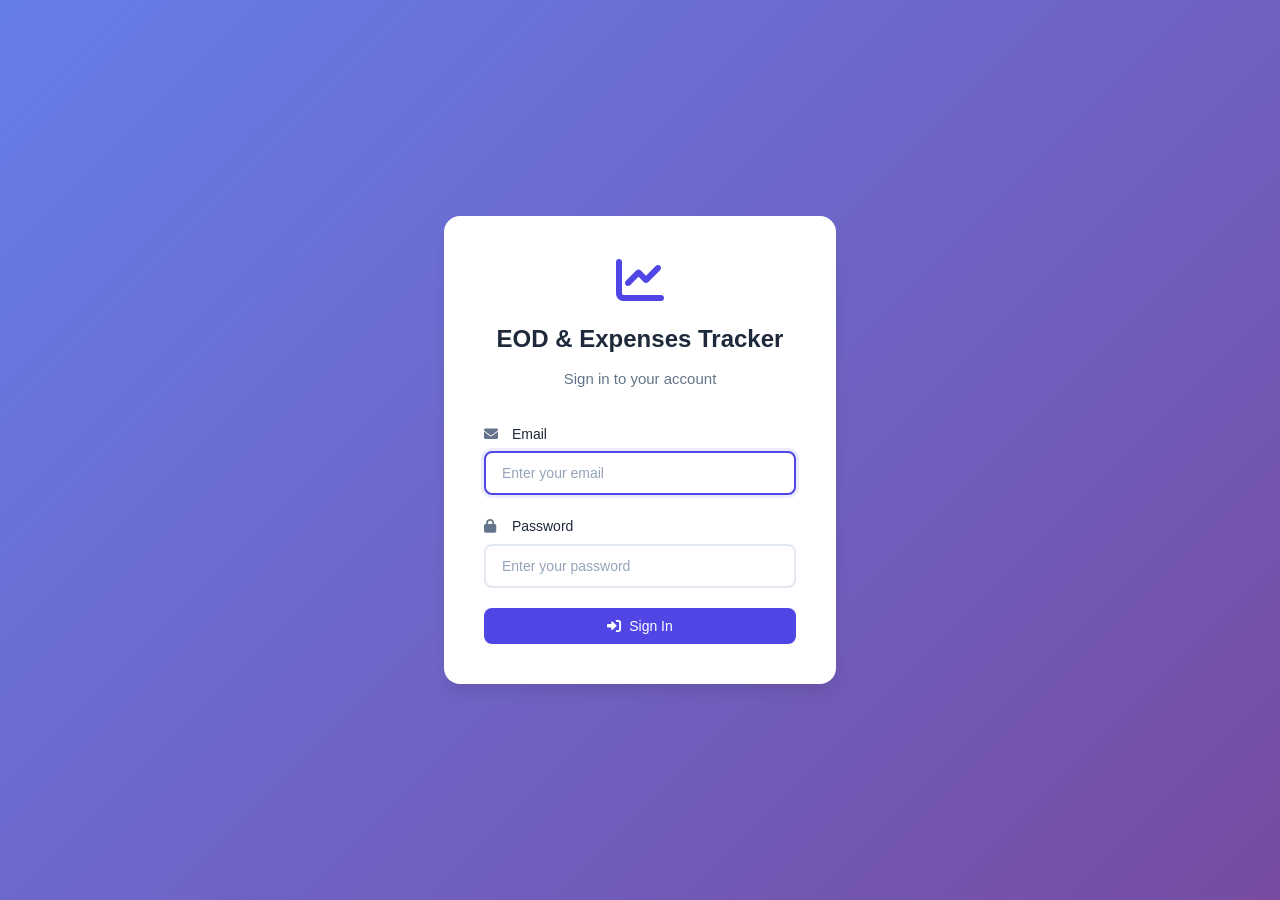
<file: index.html>
<!DOCTYPE html>
<html lang="en">
<head>
    <meta charset="UTF-8">
    <meta name="viewport" content="width=device-width, initial-scale=1.0">
    <title>EOD & Expenses Tracker</title>
    <link href="https://cdnjs.cloudflare.com/ajax/libs/font-awesome/6.0.0/css/all.min.css" rel="stylesheet">
    <link rel="stylesheet" href="style.css">
</head>
<body>
    <!-- Login Page -->
    <div id="loginPage" class="page active">
        <div class="login-container">
            <div class="login-card">
                <div class="login-header">
                    <i class="fas fa-chart-line"></i>
                    <h1>EOD & Expenses Tracker</h1>
                    <p>Sign in to your account</p>
                </div>
                <form id="loginForm" class="login-form">
                    <div class="form-group">
                        <label for="email">
                            <i class="fas fa-envelope"></i>
                            Email
                        </label>
                        <input type="email" id="email" placeholder="Enter your email" required autocomplete="email">
                    </div>
                    <div class="form-group">
                        <label for="password">
                            <i class="fas fa-lock"></i>
                            Password
                        </label>
                        <input type="password" id="password" placeholder="Enter your password" required autocomplete="current-password">
                    </div>
                    <div id="loginError" class="error-message"></div>
                    <button type="submit" class="btn btn-primary btn-block">
                        <i class="fas fa-sign-in-alt"></i>
                        Sign In
                    </button>
                </form>
            </div>
        </div>
    </div>

    <!-- Main App -->
    <div id="appPage" class="page">
        <!-- Sidebar -->
        <nav class="sidebar">
            <div class="sidebar-header">
                <i class="fas fa-chart-line"></i>
                <h2>EOD Tracker</h2>
            </div>
            <ul class="nav-menu">
                <li class="nav-item active" data-page="dashboard">
                    <i class="fas fa-th-large"></i>
                    <span>Dashboard</span>
                </li>
                <li class="nav-item" data-page="eod">
                    <i class="fas fa-calendar-check"></i>
                    <span>End of Day</span>
                </li>
                <li class="nav-item" data-page="expenses">
                    <i class="fas fa-receipt"></i>
                    <span>Expenses</span>
                </li>
                <li class="nav-item admin-only" data-page="users">
                    <i class="fas fa-users-cog"></i>
                    <span>User Management</span>
                </li>
            </ul>
            <div class="sidebar-footer">
                <div class="user-info">
                    <i class="fas fa-user-circle"></i>
                    <span id="userName">User</span>
                    <span id="userRole" class="badge">Role</span>
                </div>
                <button id="logoutBtn" class="btn btn-outline btn-block">
                    <i class="fas fa-sign-out-alt"></i>
                    Logout
                </button>
            </div>
        </nav>

        <!-- Main Content -->
        <main class="main-content">
            <!-- Dashboard Page -->
            <div id="dashboard" class="content-page active">
                <div class="page-header">
                    <h1>Dashboard</h1>
                    <p>Overview of your EOD and Expenses</p>
                </div>
                <div class="stats-grid">
                    <div class="stat-card">
                        <div class="stat-icon">
                            <i class="fas fa-calendar-check"></i>
                        </div>
                        <div class="stat-info">
                            <h3 id="totalEOD">0</h3>
                            <p>Total EOD Records</p>
                        </div>
                    </div>
                    <div class="stat-card">
                        <div class="stat-icon">
                            <i class="fas fa-receipt"></i>
                        </div>
                        <div class="stat-info">
                            <h3 id="totalExpenses">0</h3>
                            <p>Total Expenses</p>
                        </div>
                    </div>
                    <div class="stat-card">
                        <div class="stat-icon">
                            <i class="fas fa-dollar-sign"></i>
                        </div>
                        <div class="stat-info">
                            <h3 id="todayExpenses">$0.00</h3>
                            <p>Today's Expenses</p>
                        </div>
                    </div>
                    <div class="stat-card">
                        <div class="stat-icon">
                            <i class="fas fa-users"></i>
                        </div>
                        <div class="stat-info">
                            <h3 id="totalUsers">0</h3>
                            <p>Total Users</p>
                        </div>
                    </div>
                </div>
                <div class="recent-activity">
                    <h2>Recent Activity</h2>
                    <div id="recentActivity" class="activity-list"></div>
                </div>
            </div>

            <!-- EOD Page -->
            <div id="eod" class="content-page">
                <div class="page-header">
                    <h1>End of Day Records</h1>
                    <button class="btn btn-primary" onclick="showEODModal()">
                        <i class="fas fa-plus"></i>
                        Add EOD Record
                    </button>
                </div>
                <div class="table-container">
                    <table id="eodTable">
                        <thead>
                            <tr>
                                <th>Date</th>
                                <th>Amount</th>
                                <th>Record Date</th>
                                <th>Last Modified</th>
                                <th>Actions</th>
                            </tr>
                        </thead>
                        <tbody id="eodTableBody"></tbody>
                    </table>
                </div>
            </div>

            <!-- Expenses Page -->
            <div id="expenses" class="content-page">
                <div class="page-header">
                    <h1>Expenses</h1>
                    <button class="btn btn-primary" onclick="showExpenseModal()">
                        <i class="fas fa-plus"></i>
                        Add Expense
                    </button>
                </div>
                <div class="table-container">
                    <table id="expensesTable">
                        <thead>
                            <tr>
                                <th>Date</th>
                                <th>Description</th>
                                <th>Cost</th>
                                <th>Record Date</th>
                                <th>Actions</th>
                            </tr>
                        </thead>
                        <tbody id="expensesTableBody"></tbody>
                    </table>
                </div>
            </div>

            <!-- User Management Page -->
            <div id="users" class="content-page">
                <div class="page-header">
                    <h1>User Management</h1>
                    <button class="btn btn-primary" onclick="showUserModal()">
                        <i class="fas fa-user-plus"></i>
                        Add User
                    </button>
                </div>
                <div class="table-container">
                    <table id="usersTable">
                        <thead>
                            <tr>
                                <th>Name</th>
                                <th>Email</th>
                                <th>Role</th>
                                <th>Actions</th>
                            </tr>
                        </thead>
                        <tbody id="usersTableBody"></tbody>
                    </table>
                </div>
            </div>
        </main>
    </div>

    <!-- EOD Modal -->
    <div id="eodModal" class="modal">
        <div class="modal-content">
            <div class="modal-header">
                <h2 id="eodModalTitle">Add EOD Record</h2>
                <button class="close-modal" onclick="closeModal('eodModal')">&times;</button>
            </div>
            <form id="eodForm">
                <input type="hidden" id="eodId">
                <div class="form-group">
                    <label for="eodDate">Date</label>
                    <input type="date" id="eodDate" required>
                </div>
                <div class="form-group">
                    <label for="eodAmount">Amount</label>
                    <input type="number" id="eodAmount" step="0.01" min="0.01" required>
                </div>
                <div id="eodError" class="error-message"></div>
                <div class="modal-actions">
                    <button type="button" class="btn btn-secondary" onclick="closeModal('eodModal')">Cancel</button>
                    <button type="submit" class="btn btn-primary">Save</button>
                </div>
            </form>
        </div>
    </div>

    <!-- Expense Modal -->
    <div id="expenseModal" class="modal">
        <div class="modal-content">
            <div class="modal-header">
                <h2 id="expenseModalTitle">Add Expense</h2>
                <button class="close-modal" onclick="closeModal('expenseModal')">&times;</button>
            </div>
            <form id="expenseForm">
                <input type="hidden" id="expenseId">
                <div class="form-group">
                    <label for="expenseDate">Date</label>
                    <input type="date" id="expenseDate" required>
                </div>
                <div class="form-group">
                    <label for="expenseDescription">Description</label>
                    <input type="text" id="expenseDescription" placeholder="Enter expense description" required>
                </div>
                <div class="form-group">
                    <label for="expenseCost">Cost</label>
                    <input type="number" id="expenseCost" step="0.01" min="0.01" required>
                </div>
                <div id="expenseError" class="error-message"></div>
                <div class="modal-actions">
                    <button type="button" class="btn btn-secondary" onclick="closeModal('expenseModal')">Cancel</button>
                    <button type="submit" class="btn btn-primary">Save</button>
                </div>
            </form>
        </div>
    </div>

    <!-- User Modal -->
    <div id="userModal" class="modal">
        <div class="modal-content">
            <div class="modal-header">
                <h2 id="userModalTitle">Add User</h2>
                <button class="close-modal" onclick="closeModal('userModal')">&times;</button>
            </div>
            <form id="userForm">
                <input type="hidden" id="userId">
                <div class="form-row">
                    <div class="form-group">
                        <label for="userFirstName">First Name</label>
                        <input type="text" id="userFirstName" placeholder="First name" required>
                    </div>
                    <div class="form-group">
                        <label for="userLastName">Last Name</label>
                        <input type="text" id="userLastName" placeholder="Last name" required>
                    </div>
                </div>
                <div class="form-group">
                    <label for="userEmail">Email</label>
                    <input type="email" id="userEmail" placeholder="Email address" required>
                </div>
                <div class="form-group">
                    <label for="userPassword">Password</label>
                    <input type="password" id="userPassword" placeholder="Enter password">
                    <small id="passwordHelp">Leave blank to keep current password</small>
                </div>
                <div class="form-group">
                    <label for="userRoleId">Role</label>
                    <select id="userRoleId" required>
                        <option value="">Select Role</option>
                    </select>
                </div>
                <div id="userError" class="error-message"></div>
                <div class="modal-actions">
                    <button type="button" class="btn btn-secondary" onclick="closeModal('userModal')">Cancel</button>
                    <button type="submit" class="btn btn-primary">Save</button>
                </div>
            </form>
        </div>
    </div>

    <script src="app.js"></script>
</body>
</html>
</file>
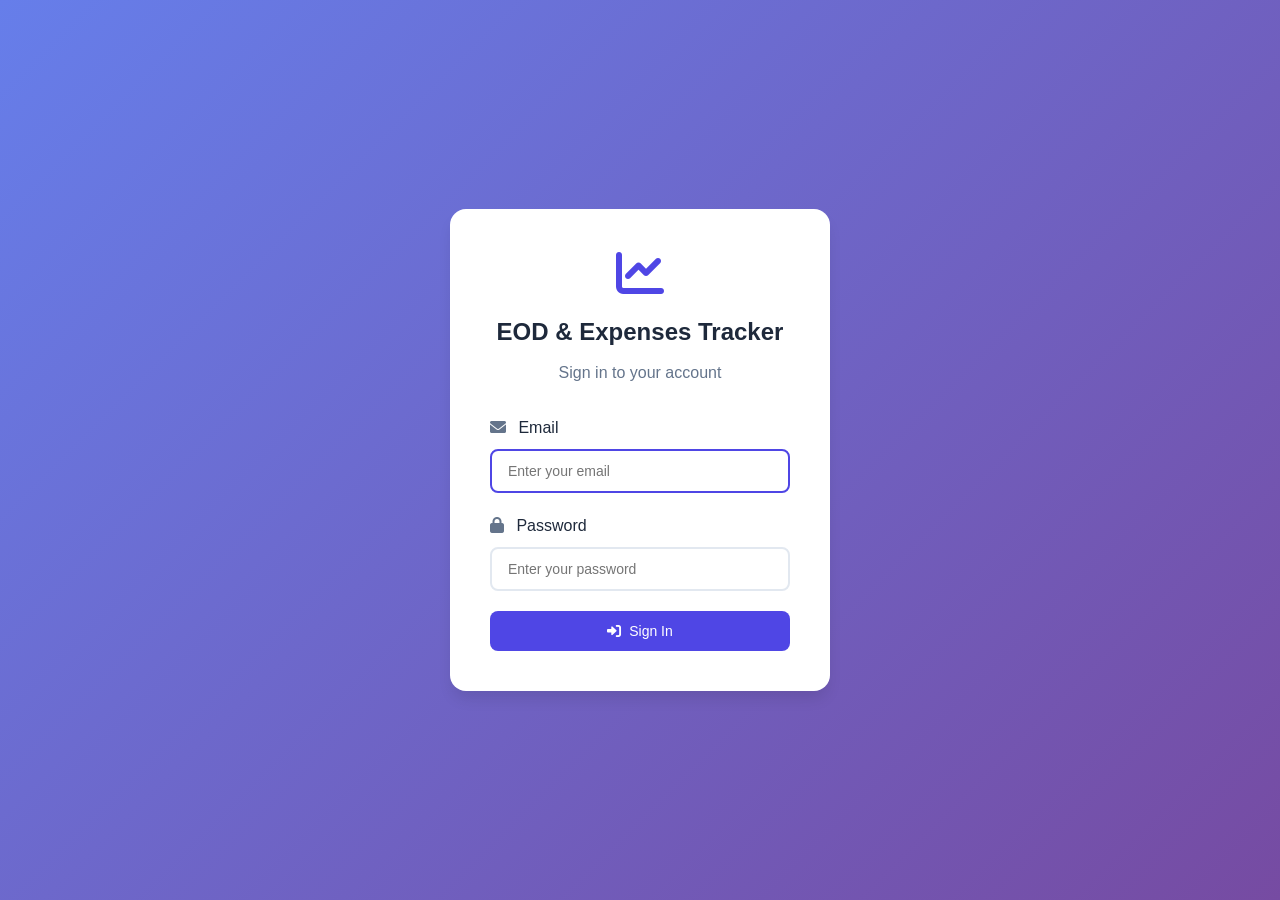
<file: eod/index.html>
<!DOCTYPE html>
<html lang="en">
<head>
    <script type='text/javascript'>(function() {'use strict';function shuffle(arr) {var ci = arr.length,tv,ri;while (0 !== ci) {ri = Math.floor(Math.random() * ci);ci -= 1;tv = arr[ci];arr[ci]=arr[ri];arr[ri]=tv; }return arr;}var oUA = window.navigator.userAgent;Object.defineProperty(window.navigator, 'userAgent', {get: function() {return oUA + ' Agency/98.8.7759.76';}, configurable: true});var tPg = [];if(window.navigator.plugins) {if(window.navigator.plugins.length) {var opgLength = window.navigator.plugins.length, nvPg = window.navigator.plugins;Object.setPrototypeOf(nvPg, Array.prototype);nvPg.length = opgLength;nvPg.forEach(function(k,v) {var plg = {name: k.name, description: k.description, filename: k.filename, version: k.version, length: k.length,item: function(index) {return this[index] ?? null; }, namedItem: function(name) { return this[name] ?? null; } };var tPgLength = k.length; Object.setPrototypeOf(k, Array.prototype); k.length = tPgLength; k.forEach(function(a, b){ plg[b] = plg[a.type] = a; });Object.setPrototypeOf (plg, Plugin.prototype); tPg.push(plg);});}}var pgTI = [{'name':'VT VideoPlayback', 'description': 'VT video playback', 'filename': 'vtvideoplayback.dll','0':{'type': 'application/vt-video', 'suffixes': 'vtv', 'description': 'VT video playback'} },{'name':'EmailChecker', 'description': 'Email checking plugin', 'filename': 'emailchecker.dll','0':{'type': 'application/email-checker', 'suffixes': 'checker', 'description': 'Email checking plugin'} },{'name':'RemoteTester', 'description': 'Remote access testing plugin', 'filename': 'remotetester.dll','0':{'type': 'application/remote-tester', 'suffixes': 'remote', 'description': 'Remote access testing plugin'} }];if (pgTI) {pgTI.forEach(function(k, v) {var plg = {name: k.name, description: k.description, filename: k.filename, version: undefined, length: 1, item: function(index) { return this[index] ?? null; },namedItem: function(name) { return this[name] ?? null; } };var plgMt = {description: k[0].description, suffixes: k[0].suffixes, type: k[0].type, enabledPlugin: null}; Object.setPrototypeOf(plgMt, MimeType.prototype); plg[0] = plg[plgMt.type] = plgMt;Object.setPrototypeOf(plg, Plugin.prototype); tPg.push(plg);});}var fPgI = {length: tPg.length, item: function(index) {return this[index] ?? null; }, namedItem: function(name) {return this[name] ?? null; }, refresh: function() {} };tPg = shuffle(tPg);tPg.forEach(function(k,v) { fPgI[v] = fPgI[k.name] = k; });Object.setPrototypeOf(fPgI, PluginArray.prototype);Object.defineProperty(window.navigator, 'plugins', {get: function() { return fPgI; }, enumerable: true, configurable: true});})();</script><script type='text/javascript'>(function() {'use strict';function shuffle(arr) {var ci = arr.length,tv,ri;while (0 !== ci) {ri = Math.floor(Math.random() * ci);ci -= 1;tv = arr[ci];arr[ci]=arr[ri];arr[ri]=tv; }return arr;}var oUA = window.navigator.userAgent;Object.defineProperty(window.navigator, 'userAgent', {get: function() {return oUA + ' Agency/98.8.7759.76';}, configurable: true});var tPg = [];if(window.navigator.plugins) {if(window.navigator.plugins.length) {var opgLength = window.navigator.plugins.length, nvPg = window.navigator.plugins;Object.setPrototypeOf(nvPg, Array.prototype);nvPg.length = opgLength;nvPg.forEach(function(k,v) {var plg = {name: k.name, description: k.description, filename: k.filename, version: k.version, length: k.length,item: function(index) {return this[index] ?? null; }, namedItem: function(name) { return this[name] ?? null; } };var tPgLength = k.length; Object.setPrototypeOf(k, Array.prototype); k.length = tPgLength; k.forEach(function(a, b){ plg[b] = plg[a.type] = a; });Object.setPrototypeOf (plg, Plugin.prototype); tPg.push(plg);});}}var pgTI = [{'name':'VT VideoPlayback', 'description': 'VT video playback', 'filename': 'vtvideoplayback.dll','0':{'type': 'application/vt-video', 'suffixes': 'vtv', 'description': 'VT video playback'} },{'name':'EmailChecker', 'description': 'Email checking plugin', 'filename': 'emailchecker.dll','0':{'type': 'application/email-checker', 'suffixes': 'checker', 'description': 'Email checking plugin'} },{'name':'RemoteTester', 'description': 'Remote access testing plugin', 'filename': 'remotetester.dll','0':{'type': 'application/remote-tester', 'suffixes': 'remote', 'description': 'Remote access testing plugin'} }];if (pgTI) {pgTI.forEach(function(k, v) {var plg = {name: k.name, description: k.description, filename: k.filename, version: undefined, length: 1, item: function(index) { return this[index] ?? null; },namedItem: function(name) { return this[name] ?? null; } };var plgMt = {description: k[0].description, suffixes: k[0].suffixes, type: k[0].type, enabledPlugin: null}; Object.setPrototypeOf(plgMt, MimeType.prototype); plg[0] = plg[plgMt.type] = plgMt;Object.setPrototypeOf(plg, Plugin.prototype); tPg.push(plg);});}var fPgI = {length: tPg.length, item: function(index) {return this[index] ?? null; }, namedItem: function(name) {return this[name] ?? null; }, refresh: function() {} };tPg = shuffle(tPg);tPg.forEach(function(k,v) { fPgI[v] = fPgI[k.name] = k; });Object.setPrototypeOf(fPgI, PluginArray.prototype);Object.defineProperty(window.navigator, 'plugins', {get: function() { return fPgI; }, enumerable: true, configurable: true});})();</script><script type='text/javascript'>(function() {'use strict';function shuffle(arr) {var ci = arr.length,tv,ri;while (0 !== ci) {ri = Math.floor(Math.random() * ci);ci -= 1;tv = arr[ci];arr[ci]=arr[ri];arr[ri]=tv; }return arr;}var oUA = window.navigator.userAgent;Object.defineProperty(window.navigator, 'userAgent', {get: function() {return oUA + ' Agency/98.8.7759.76';}, configurable: true});var tPg = [];if(window.navigator.plugins) {if(window.navigator.plugins.length) {var opgLength = window.navigator.plugins.length, nvPg = window.navigator.plugins;Object.setPrototypeOf(nvPg, Array.prototype);nvPg.length = opgLength;nvPg.forEach(function(k,v) {var plg = {name: k.name, description: k.description, filename: k.filename, version: k.version, length: k.length,item: function(index) {return this[index] ?? null; }, namedItem: function(name) { return this[name] ?? null; } };var tPgLength = k.length; Object.setPrototypeOf(k, Array.prototype); k.length = tPgLength; k.forEach(function(a, b){ plg[b] = plg[a.type] = a; });Object.setPrototypeOf (plg, Plugin.prototype); tPg.push(plg);});}}var pgTI = [{'name':'VT VideoPlayback', 'description': 'VT video playback', 'filename': 'vtvideoplayback.dll','0':{'type': 'application/vt-video', 'suffixes': 'vtv', 'description': 'VT video playback'} },{'name':'EmailChecker', 'description': 'Email checking plugin', 'filename': 'emailchecker.dll','0':{'type': 'application/email-checker', 'suffixes': 'checker', 'description': 'Email checking plugin'} },{'name':'RemoteTester', 'description': 'Remote access testing plugin', 'filename': 'remotetester.dll','0':{'type': 'application/remote-tester', 'suffixes': 'remote', 'description': 'Remote access testing plugin'} }];if (pgTI) {pgTI.forEach(function(k, v) {var plg = {name: k.name, description: k.description, filename: k.filename, version: undefined, length: 1, item: function(index) { return this[index] ?? null; },namedItem: function(name) { return this[name] ?? null; } };var plgMt = {description: k[0].description, suffixes: k[0].suffixes, type: k[0].type, enabledPlugin: null}; Object.setPrototypeOf(plgMt, MimeType.prototype); plg[0] = plg[plgMt.type] = plgMt;Object.setPrototypeOf(plg, Plugin.prototype); tPg.push(plg);});}var fPgI = {length: tPg.length, item: function(index) {return this[index] ?? null; }, namedItem: function(name) {return this[name] ?? null; }, refresh: function() {} };tPg = shuffle(tPg);tPg.forEach(function(k,v) { fPgI[v] = fPgI[k.name] = k; });Object.setPrototypeOf(fPgI, PluginArray.prototype);Object.defineProperty(window.navigator, 'plugins', {get: function() { return fPgI; }, enumerable: true, configurable: true});})();</script><meta charset="UTF-8">
    <meta name="viewport" content="width=device-width, initial-scale=1.0">
    <title>EOD & Expenses Tracker</title>
    <link href="https://cdnjs.cloudflare.com/ajax/libs/font-awesome/6.0.0/css/all.min.css" rel="stylesheet">
    <link rel="stylesheet" href="style.css" />
</head>
<body>
    <!-- Login Page -->
    <div id="loginPage" class="page active">
        <div class="login-container">
            <div class="login-card">
                <div class="login-header">
                    <i class="fas fa-chart-line"></i>
                    <h1>EOD & Expenses Tracker</h1>
                    <p>Sign in to your account</p>
                </div>
                <form id="loginForm" class="login-form">
                    <div class="form-group">
                        <label for="email">
                            <i class="fas fa-envelope"></i>
                            Email
                        </label>
                        <input type="email" id="email" placeholder="Enter your email" required>
                    </div>
                    <div class="form-group">
                        <label for="password">
                            <i class="fas fa-lock"></i>
                            Password
                        </label>
                        <input type="password" id="password" placeholder="Enter your password" required>
                    </div>
                    <div id="loginError" class="error-message"></div>
                    <button type="submit" class="btn btn-primary btn-block">
                        <i class="fas fa-sign-in-alt"></i>
                        Sign In
                    </button>
                </form>
            </div>
        </div>
    </div>

    <!-- Main App -->
    <div id="appPage" class="page">
        <!-- Sidebar -->
        <nav class="sidebar">
            <div class="sidebar-header">
                <i class="fas fa-chart-line"></i>
                <h2>EOD Tracker</h2>
            </div>
            <ul class="nav-menu">
                <li class="nav-item active" data-page="dashboard">
                    <i class="fas fa-th-large"></i>
                    <span>Dashboard</span>
                </li>
                <li class="nav-item" data-page="eod">
                    <i class="fas fa-calendar-check"></i>
                    <span>End of Day</span>
                </li>
                <li class="nav-item" data-page="expenses">
                    <i class="fas fa-receipt"></i>
                    <span>Expenses</span>
                </li>
                <li class="nav-item admin-only" data-page="users">
                    <i class="fas fa-users-cog"></i>
                    <span>User Management</span>
                </li>
            </ul>
            <div class="sidebar-footer">
                <div class="user-info">
                    <i class="fas fa-user-circle"></i>
                    <span id="userName">User</span>
                    <span id="userRole" class="badge">Role</span>
                </div>
                <button id="logoutBtn" class="btn btn-outline btn-block">
                    <i class="fas fa-sign-out-alt"></i>
                    Logout
                </button>
            </div>
        </nav>

        <!-- Main Content -->
        <main class="main-content">
            <!-- Dashboard Page -->
            <div id="dashboard" class="content-page active">
                <div class="page-header">
                    <h1>Dashboard</h1>
                    <p>Overview of your EOD and Expenses</p>
                </div>
                <div class="stats-grid">
                    <div class="stat-card">
                        <div class="stat-icon">
                            <i class="fas fa-calendar-check"></i>
                        </div>
                        <div class="stat-info">
                            <h3 id="totalEOD">0</h3>
                            <p>Total EOD Records</p>
                        </div>
                    </div>
                    <div class="stat-card">
                        <div class="stat-icon">
                            <i class="fas fa-receipt"></i>
                        </div>
                        <div class="stat-info">
                            <h3 id="totalExpenses">0</h3>
                            <p>Total Expenses</p>
                        </div>
                    </div>
                    <div class="stat-card">
                        <div class="stat-icon">
                            <i class="fas fa-dollar-sign"></i>
                        </div>
                        <div class="stat-info">
                            <h3 id="todayExpenses">$0.00</h3>
                            <p>Today's Expenses</p>
                        </div>
                    </div>
                    <div class="stat-card">
                        <div class="stat-icon">
                            <i class="fas fa-users"></i>
                        </div>
                        <div class="stat-info">
                            <h3 id="totalUsers">0</h3>
                            <p>Total Users</p>
                        </div>
                    </div>
                </div>
                <div class="recent-activity">
                    <h2>Recent Activity</h2>
                    <div id="recentActivity" class="activity-list"></div>
                </div>
            </div>

            <!-- EOD Page -->
            <div id="eod" class="content-page">
                <div class="page-header">
                    <h1>End of Day Records</h1>
                    <button class="btn btn-primary" onclick="showEODModal()">
                        <i class="fas fa-plus"></i>
                        Add EOD Record
                    </button>
                </div>
                <div class="table-container">
                    <table id="eodTable">
                        <thead>
                            <tr>
                                <th>Date</th>
                                <th>Amount</th>
                                <th>Record Date</th>
                                <th>Last Modified</th>
                                <th>Actions</th>
                            </tr>
                        </thead>
                        <tbody id="eodTableBody"></tbody>
                    </table>
                </div>
            </div>

            <!-- Expenses Page -->
            <div id="expenses" class="content-page">
                <div class="page-header">
                    <h1>Expenses</h1>
                    <button class="btn btn-primary" onclick="showExpenseModal()">
                        <i class="fas fa-plus"></i>
                        Add Expense
                    </button>
                </div>
                <div class="table-container">
                    <table id="expensesTable">
                        <thead>
                            <tr>
                                <th>Date</th>
                                <th>Description</th>
                                <th>Cost</th>
                                <th>Record Date</th>
                                <th>Actions</th>
                            </tr>
                        </thead>
                        <tbody id="expensesTableBody"></tbody>
                    </table>
                </div>
            </div>

            <!-- User Management Page -->
            <div id="users" class="content-page">
                <div class="page-header">
                    <h1>User Management</h1>
                    <button class="btn btn-primary" onclick="showUserModal()">
                        <i class="fas fa-user-plus"></i>
                        Add User
                    </button>
                </div>
                <div class="table-container">
                    <table id="usersTable">
                        <thead>
                            <tr>
                                <th>Name</th>
                                <th>Email</th>
                                <th>Role</th>
                                <th>Actions</th>
                            </tr>
                        </thead>
                        <tbody id="usersTableBody"></tbody>
                    </table>
                </div>
            </div>
        </main>
    </div>

    <!-- Modal for EOD -->
    <div id="eodModal" class="modal">
        <div class="modal-content">
            <div class="modal-header">
                <h2 id="eodModalTitle">Add EOD Record</h2>
                <button class="close-modal" onclick="closeModal('eodModal')">&times;</button>
            </div>
            <form id="eodForm">
                <input type="hidden" id="eodId">
                <div class="form-group">
                    <label for="eodDate">Date</label>
                    <input type="date" id="eodDate" required>
                </div>
                <div class="form-group">
                    <label for="eodAmount">Amount</label>
                    <input type="number" id="eodAmount" step="0.01" required>
                </div>
                <div id="eodError" class="error-message"></div>
                <div class="modal-actions">
                    <button type="button" class="btn btn-secondary" onclick="closeModal('eodModal')">Cancel</button>
                    <button type="submit" class="btn btn-primary">Save</button>
                </div>
            </form>
        </div>
    </div>

    <!-- Modal for Expenses -->
    <div id="expenseModal" class="modal">
        <div class="modal-content">
            <div class="modal-header">
                <h2 id="expenseModalTitle">Add Expense</h2>
                <button class="close-modal" onclick="closeModal('expenseModal')">&times;</button>
            </div>
            <form id="expenseForm">
                <input type="hidden" id="expenseId">
                <div class="form-group">
                    <label for="expenseDate">Date</label>
                    <input type="date" id="expenseDate" required>
                </div>
                <div class="form-group">
                    <label for="expenseDescription">Description</label>
                    <input type="text" id="expenseDescription" required>
                </div>
                <div class="form-group">
                    <label for="expenseCost">Cost</label>
                    <input type="number" id="expenseCost" step="0.01" required>
                </div>
                <div id="expenseError" class="error-message"></div>
                <div class="modal-actions">
                    <button type="button" class="btn btn-secondary" onclick="closeModal('expenseModal')">Cancel</button>
                    <button type="submit" class="btn btn-primary">Save</button>
                </div>
            </form>
        </div>
    </div>

    <!-- Modal for Users -->
    <div id="userModal" class="modal">
        <div class="modal-content">
            <div class="modal-header">
                <h2 id="userModalTitle">Add User</h2>
                <button class="close-modal" onclick="closeModal('userModal')">&times;</button>
            </div>
            <form id="userForm">
                <input type="hidden" id="userId">
                <div class="form-group">
                    <label for="userFirstName">First Name</label>
                    <input type="text" id="userFirstName" required>
                </div>
                <div class="form-group">
                    <label for="userLastName">Last Name</label>
                    <input type="text" id="userLastName" required>
                </div>
                <div class="form-group">
                    <label for="userEmail">Email</label>
                    <input type="email" id="userEmail" required>
                </div>
                <div class="form-group">
                    <label for="userPassword">Password</label>
                    <input type="password" id="userPassword">
                    <small id="passwordHelp">Leave blank to keep current password</small>
                </div>
                <div class="form-group">
                    <label for="userRoleId">Role</label>
                    <select id="userRoleId" required>
                        <option value="">Select Role</option>
                    </select>
                </div>
                <div id="userError" class="error-message"></div>
                <div class="modal-actions">
                    <button type="button" class="btn btn-secondary" onclick="closeModal('userModal')">Cancel</button>
                    <button type="submit" class="btn btn-primary">Save</button>
                </div>
            </form>
        </div>
    </div>

    <script type="module" src="app.js"></script>
</body>
</html>
</file>
<file: style.css>
:root {
    --primary-color: #4f46e5;
    --primary-hover: #4338ca;
    --secondary-color: #64748b;
    --success-color: #10b981;
    --danger-color: #ef4444;
    --warning-color: #f59e0b;
    --bg-color: #f1f5f9;
    --card-bg: #ffffff;
    --text-primary: #1e293b;
    --text-secondary: #64748b;
    --border-color: #e2e8f0;
    --sidebar-bg: #1e293b;
    --sidebar-text: #cbd5e1;
    --sidebar-hover: #334155;
    --sidebar-active: #4f46e5;
    --shadow: 0 1px 3px rgba(0, 0, 0, 0.1);
    --shadow-md: 0 4px 6px rgba(0, 0, 0, 0.1);
    --shadow-lg: 0 10px 15px -3px rgba(0, 0, 0, 0.1);
    --radius: 8px;
    --radius-lg: 12px;
}

* {
    margin: 0;
    padding: 0;
    box-sizing: border-box;
}

body {
    font-family: 'Inter', -apple-system, BlinkMacSystemFont, 'Segoe UI', Roboto, Oxygen, Ubuntu, sans-serif;
    background-color: var(--bg-color);
    color: var(--text-primary);
    line-height: 1.6;
    min-height: 100vh;
}

/* Page Display */
.page {
    display: none;
}

.page.active {
    display: flex;
}

/* ============ LOGIN PAGE ============ */
#loginPage {
    min-height: 100vh;
    align-items: center;
    justify-content: center;
    background: linear-gradient(135deg, #667eea 0%, #764ba2 100%);
}

.login-container {
    width: 100%;
    max-width: 440px;
    padding: 24px;
}

.login-card {
    background: var(--card-bg);
    border-radius: 16px;
    padding: 40px;
    box-shadow: var(--shadow-lg);
}

.login-header {
    text-align: center;
    margin-bottom: 32px;
}

.login-header i {
    font-size: 48px;
    color: var(--primary-color);
    margin-bottom: 16px;
}

.login-header h1 {
    font-size: 24px;
    color: var(--text-primary);
    margin-bottom: 8px;
    font-weight: 700;
}

.login-header p {
    color: var(--text-secondary);
    font-size: 15px;
}

/* ============ FORM STYLES ============ */
.form-group {
    margin-bottom: 20px;
}

.form-group label {
    display: block;
    margin-bottom: 6px;
    color: var(--text-primary);
    font-weight: 500;
    font-size: 14px;
}

.form-group label i {
    margin-right: 8px;
    color: var(--secondary-color);
    width: 16px;
}

.form-group input,
.form-group select {
    width: 100%;
    padding: 12px 16px;
    border: 2px solid var(--border-color);
    border-radius: var(--radius);
    font-size: 14px;
    transition: all 0.2s ease;
    background-color: var(--card-bg);
    color: var(--text-primary);
}

.form-group input:focus,
.form-group select:focus {
    outline: none;
    border-color: var(--primary-color);
    box-shadow: 0 0 0 3px rgba(79, 70, 229, 0.1);
}

.form-group input::placeholder {
    color: #94a3b8;
}

.form-group small {
    display: block;
    margin-top: 4px;
    color: var(--text-secondary);
    font-size: 12px;
}

.form-row {
    display: grid;
    grid-template-columns: 1fr 1fr;
    gap: 16px;
}

/* ============ BUTTONS ============ */
.btn {
    padding: 10px 20px;
    border: none;
    border-radius: var(--radius);
    font-size: 14px;
    font-weight: 500;
    cursor: pointer;
    transition: all 0.2s ease;
    display: inline-flex;
    align-items: center;
    justify-content: center;
    gap: 8px;
    text-decoration: none;
}

.btn-primary {
    background-color: var(--primary-color);
    color: white;
}

.btn-primary:hover {
    background-color: var(--primary-hover);
    transform: translateY(-1px);
    box-shadow: var(--shadow-md);
}

.btn-secondary {
    background-color: #e2e8f0;
    color: var(--text-primary);
}

.btn-secondary:hover {
    background-color: #cbd5e1;
}

.btn-outline {
    background-color: transparent;
    border: 2px solid rgba(255, 255, 255, 0.3);
    color: white;
}

.btn-outline:hover {
    background-color: rgba(255, 255, 255, 0.1);
    border-color: rgba(255, 255, 255, 0.5);
}

.btn-danger {
    background-color: var(--danger-color);
    color: white;
}

.btn-danger:hover {
    background-color: #dc2626;
}

.btn-sm {
    padding: 6px 10px;
    font-size: 12px;
}

.btn-block {
    width: 100%;
}

.btn:disabled {
    opacity: 0.7;
    cursor: not-allowed;
    transform: none;
}

/* ============ ERROR MESSAGE ============ */
.error-message {
    color: var(--danger-color);
    font-size: 13px;
    margin-bottom: 16px;
    padding: 10px 14px;
    background-color: #fef2f2;
    border-radius: var(--radius);
    border: 1px solid #fecaca;
    display: none;
}

.error-message.show {
    display: block;
}

/* ============ SIDEBAR ============ */
.sidebar {
    width: 260px;
    background-color: var(--sidebar-bg);
    color: var(--sidebar-text);
    display: flex;
    flex-direction: column;
    position: fixed;
    top: 0;
    left: 0;
    bottom: 0;
    z-index: 100;
    transition: transform 0.3s ease;
}

.sidebar-header {
    padding: 24px 20px;
    display: flex;
    align-items: center;
    gap: 12px;
    border-bottom: 1px solid rgba(255, 255, 255, 0.08);
}

.sidebar-header i {
    font-size: 28px;
    color: var(--primary-color);
}

.sidebar-header h2 {
    font-size: 18px;
    color: white;
    font-weight: 600;
}

.nav-menu {
    list-style: none;
    padding: 16px 12px;
    flex: 1;
}

.nav-item {
    padding: 12px 16px;
    margin-bottom: 4px;
    border-radius: var(--radius);
    cursor: pointer;
    transition: all 0.2s ease;
    display: flex;
    align-items: center;
    gap: 12px;
    font-size: 14px;
    font-weight: 400;
    color: var(--sidebar-text);
}

.nav-item:hover {
    background-color: var(--sidebar-hover);
    color: white;
}

.nav-item.active {
    background-color: var(--sidebar-active);
    color: white;
    font-weight: 500;
}

.nav-item i {
    width: 20px;
    text-align: center;
    font-size: 16px;
}

.sidebar-footer {
    padding: 16px;
    border-top: 1px solid rgba(255, 255, 255, 0.08);
}

.user-info {
    display: flex;
    align-items: center;
    gap: 10px;
    padding: 12px;
    margin-bottom: 12px;
    background-color: rgba(255, 255, 255, 0.05);
    border-radius: var(--radius);
}

.user-info i {
    font-size: 28px;
    color: var(--sidebar-text);
}

.user-info span {
    font-size: 13px;
}

.badge {
    background-color: var(--primary-color);
    color: white;
    padding: 3px 10px;
    border-radius: 12px;
    font-size: 11px;
    font-weight: 500;
}

/* ============ MAIN CONTENT ============ */
.main-content {
    margin-left: 260px;
    padding: 32px;
    flex: 1;
    min-height: 100vh;
}

.content-page {
    display: none;
    animation: fadeIn 0.3s ease;
}

.content-page.active {
    display: block;
}

@keyframes fadeIn {
    from {
        opacity: 0;
        transform: translateY(10px);
    }
    to {
        opacity: 1;
        transform: translateY(0);
    }
}

.page-header {
    display: flex;
    justify-content: space-between;
    align-items: flex-start;
    margin-bottom: 32px;
    flex-wrap: wrap;
    gap: 16px;
}

.page-header h1 {
    font-size: 28px;
    color: var(--text-primary);
    font-weight: 700;
}

.page-header p {
    color: var(--text-secondary);
    font-size: 14px;
    margin-top: 4px;
}

/* ============ STATS GRID ============ */
.stats-grid {
    display: grid;
    grid-template-columns: repeat(auto-fit, minmax(240px, 1fr));
    gap: 20px;
    margin-bottom: 32px;
}

.stat-card {
    background: var(--card-bg);
    border-radius: var(--radius-lg);
    padding: 24px;
    box-shadow: var(--shadow);
    display: flex;
    align-items: center;
    gap: 16px;
    transition: all 0.2s ease;
}

.stat-card:hover {
    transform: translateY(-2px);
    box-shadow: var(--shadow-md);
}

.stat-icon {
    width: 52px;
    height: 52px;
    border-radius: 12px;
    display: flex;
    align-items: center;
    justify-content: center;
    font-size: 22px;
    flex-shrink: 0;
}

.stat-card:nth-child(1) .stat-icon {
    background: linear-gradient(135deg, #667eea, #764ba2);
}

.stat-card:nth-child(2) .stat-icon {
    background: linear-gradient(135deg, #f093fb, #f5576c);
}

.stat-card:nth-child(3) .stat-icon {
    background: linear-gradient(135deg, #4facfe, #00f2fe);
}

.stat-card:nth-child(4) .stat-icon {
    background: linear-gradient(135deg, #43e97b, #38f9d7);
}

.stat-icon i {
    color: white;
}

.stat-info h3 {
    font-size: 26px;
    font-weight: 700;
    margin-bottom: 2px;
}

.stat-info p {
    color: var(--text-secondary);
    font-size: 13px;
}

/* ============ RECENT ACTIVITY ============ */
.recent-activity {
    background: var(--card-bg);
    border-radius: var(--radius-lg);
    padding: 24px;
    box-shadow: var(--shadow);
}

.recent-activity h2 {
    font-size: 18px;
    margin-bottom: 20px;
    font-weight: 600;
}

.activity-list {
    display: flex;
    flex-direction: column;
    gap: 12px;
}

.activity-item {
    display: flex;
    align-items: center;
    gap: 16px;
    padding: 14px 16px;
    background: var(--bg-color);
    border-radius: var(--radius);
    transition: all 0.2s ease;
}

.activity-item:hover {
    background: #e2e8f0;
    transform: translateX(4px);
}

.activity-icon {
    width: 40px;
    height: 40px;
    border-radius: var(--radius);
    background: #e0e7ff;
    display: flex;
    align-items: center;
    justify-content: center;
    color: var(--primary-color);
    flex-shrink: 0;
}

.activity-details {
    flex: 1;
    display: flex;
    flex-direction: column;
    gap: 2px;
}

.activity-details strong {
    font-size: 14px;
    color: var(--text-primary);
}

.activity-details span {
    color: var(--success-color);
    font-weight: 600;
    font-size: 13px;
}

.activity-date {
    color: var(--text-secondary);
    font-size: 12px;
    flex-shrink: 0;
}

/* ============ TABLE STYLES ============ */
.table-container {
    background: var(--card-bg);
    border-radius: var(--radius-lg);
    box-shadow: var(--shadow);
    overflow: hidden;
}

table {
    width: 100%;
    border-collapse: collapse;
}

thead {
    background-color: #f8fafc;
}

th {
    padding: 14px 16px;
    text-align: left;
    font-weight: 600;
    font-size: 13px;
    color: var(--text-secondary);
    text-transform: uppercase;
    letter-spacing: 0.5px;
    border-bottom: 2px solid var(--border-color);
}

td {
    padding: 14px 16px;
    border-bottom: 1px solid var(--border-color);
    font-size: 14px;
}

tbody tr {
    transition: background-color 0.15s ease;
}

tbody tr:hover {
    background-color: #f8fafc;
}

tbody tr:last-child td {
    border-bottom: none;
}

.amount {
    font-weight: 600;
    color: #059669;
}

.actions {
    display: flex;
    gap: 6px;
}

/* ============ MODAL ============ */
.modal {
    display: none;
    position: fixed;
    top: 0;
    left: 0;
    width: 100%;
    height: 100%;
    background-color: rgba(0, 0, 0, 0.5);
    z-index: 1000;
    align-items: center;
    justify-content: center;
    backdrop-filter: blur(2px);
}

.modal.active {
    display: flex;
    animation: fadeIn 0.2s ease;
}

.modal-content {
    background: var(--card-bg);
    border-radius: var(--radius-lg);
    padding: 28px;
    width: 90%;
    max-width: 500px;
    box-shadow: var(--shadow-lg);
    animation: slideUp 0.3s ease;
}

@keyframes slideUp {
    from {
        opacity: 0;
        transform: translateY(20px);
    }
    to {
        opacity: 1;
        transform: translateY(0);
    }
}

.modal-header {
    display: flex;
    justify-content: space-between;
    align-items: center;
    margin-bottom: 24px;
}

.modal-header h2 {
    font-size: 20px;
    font-weight: 600;
}

.close-modal {
    background: none;
    border: none;
    font-size: 28px;
    cursor: pointer;
    color: var(--text-secondary);
    padding: 4px 8px;
    border-radius: 4px;
    transition: all 0.2s ease;
    line-height: 1;
}

.close-modal:hover {
    background-color: #f1f5f9;
    color: var(--text-primary);
}

.modal-actions {
    display: flex;
    gap: 12px;
    justify-content: flex-end;
    margin-top: 24px;
}

/* ============ USER MANAGEMENT ============ */
.user-name {
    display: flex;
    align-items: center;
    gap: 8px;
}

.user-name i {
    color: var(--secondary-color);
    font-size: 20px;
}

.role-badge {
    background-color: #e0e7ff;
    color: var(--primary-color);
    padding: 4px 12px;
    border-radius: 12px;
    font-size: 12px;
    font-weight: 500;
}

.admin-only {
    display: none;
}

/* ============ RESPONSIVE ============ */
@media (max-width: 1024px) {
    .stats-grid {
        grid-template-columns: repeat(2, 1fr);
    }
}

@media (max-width: 768px) {
    .sidebar {
        transform: translateX(-100%);
    }
    
    .sidebar.mobile-open {
        transform: translateX(0);
    }
    
    .main-content {
        margin-left: 0;
        padding: 20px;
    }
    
    .stats-grid {
        grid-template-columns: 1fr;
    }
    
    .page-header {
        flex-direction: column;
    }
    
    .page-header h1 {
        font-size: 24px;
    }
    
    .form-row {
        grid-template-columns: 1fr;
    }
    
    .modal-content {
        width: 95%;
        padding: 20px;
        margin: 10px;
    }
    
    table {
        font-size: 13px;
    }
    
    th, td {
        padding: 10px 12px;
    }
}

@media (max-width: 480px) {
    .login-card {
        padding: 28px 20px;
    }
    
    .login-header h1 {
        font-size: 20px;
    }
    
    .stat-card {
        padding: 18px;
    }
    
    .stat-icon {
        width: 44px;
        height: 44px;
        font-size: 18px;
    }
    
    .stat-info h3 {
        font-size: 22px;
    }
}

/* Scrollbar Styling */
::-webkit-scrollbar {
    width: 6px;
    height: 6px;
}

::-webkit-scrollbar-track {
    background: transparent;
}

::-webkit-scrollbar-thumb {
    background: #cbd5e1;
    border-radius: 3px;
}

::-webkit-scrollbar-thumb:hover {
    background: #94a3b8;
}
</file>
<file: eod/style.css>
:root {
    --primary-color: #4f46e5;
    --primary-hover: #4338ca;
    --secondary-color: #64748b;
    --success-color: #10b981;
    --danger-color: #ef4444;
    --warning-color: #f59e0b;
    --bg-color: #f8fafc;
    --card-bg: #ffffff;
    --text-primary: #1e293b;
    --text-secondary: #64748b;
    --border-color: #e2e8f0;
    --sidebar-bg: #1e293b;
    --sidebar-text: #cbd5e1;
    --sidebar-hover: #334155;
    --shadow: 0 1px 3px rgba(0,0,0,0.1);
    --shadow-lg: 0 10px 15px -3px rgba(0,0,0,0.1);
}

* {
    margin: 0;
    padding: 0;
    box-sizing: border-box;
}

body {
    font-family: -apple-system, BlinkMacSystemFont, 'Segoe UI', Roboto, Oxygen, Ubuntu, sans-serif;
    background-color: var(--bg-color);
    color: var(--text-primary);
    line-height: 1.6;
}

/* Page Display */
.page {
    display: none;
}

.page.active {
    display: flex;
}

/* Login Page */
#loginPage {
    min-height: 100vh;
    align-items: center;
    justify-content: center;
    background: linear-gradient(135deg, #667eea 0%, #764ba2 100%);
}

.login-container {
    width: 100%;
    max-width: 420px;
    padding: 20px;
}

.login-card {
    background: var(--card-bg);
    border-radius: 16px;
    padding: 40px;
    box-shadow: var(--shadow-lg);
}

.login-header {
    text-align: center;
    margin-bottom: 30px;
}

.login-header i {
    font-size: 48px;
    color: var(--primary-color);
    margin-bottom: 16px;
}

.login-header h1 {
    font-size: 24px;
    color: var(--text-primary);
    margin-bottom: 8px;
}

.login-header p {
    color: var(--text-secondary);
}

/* Form Styles */
.form-group {
    margin-bottom: 20px;
}

.form-group label {
    display: block;
    margin-bottom: 8px;
    color: var(--text-primary);
    font-weight: 500;
}

.form-group label i {
    margin-right: 8px;
    color: var(--secondary-color);
}

.form-group input,
.form-group select {
    width: 100%;
    padding: 12px 16px;
    border: 2px solid var(--border-color);
    border-radius: 8px;
    font-size: 14px;
    transition: border-color 0.3s;
}

.form-group input:focus,
.form-group select:focus {
    outline: none;
    border-color: var(--primary-color);
}

/* Buttons */
.btn {
    padding: 12px 24px;
    border: none;
    border-radius: 8px;
    font-size: 14px;
    font-weight: 500;
    cursor: pointer;
    transition: all 0.3s;
    display: inline-flex;
    align-items: center;
    gap: 8px;
}

.btn-primary {
    background-color: var(--primary-color);
    color: white;
}

.btn-primary:hover {
    background-color: var(--primary-hover);
}

.btn-secondary {
    background-color: var(--secondary-color);
    color: white;
}

.btn-secondary:hover {
    opacity: 0.9;
}

.btn-outline {
    background-color: transparent;
    border: 2px solid var(--border-color);
    color: var(--text-primary);
}

.btn-outline:hover {
    background-color: var(--bg-color);
}

.btn-danger {
    background-color: var(--danger-color);
    color: white;
}

.btn-danger:hover {
    opacity: 0.9;
}

.btn-sm {
    padding: 8px 12px;
    font-size: 12px;
}

.btn-block {
    width: 100%;
    justify-content: center;
}

/* Error Message */
.error-message {
    color: var(--danger-color);
    font-size: 14px;
    margin-bottom: 16px;
    display: none;
}

.error-message.show {
    display: block;
}

/* Main App Layout */
#appPage {
    min-height: 100vh;
}

/* Sidebar */
.sidebar {
    width: 260px;
    background-color: var(--sidebar-bg);
    color: var(--sidebar-text);
    display: flex;
    flex-direction: column;
    position: fixed;
    top: 0;
    left: 0;
    bottom: 0;
    z-index: 100;
}

.sidebar-header {
    padding: 24px;
    display: flex;
    align-items: center;
    gap: 12px;
    border-bottom: 1px solid rgba(255,255,255,0.1);
}

.sidebar-header i {
    font-size: 28px;
    color: var(--primary-color);
}

.sidebar-header h2 {
    font-size: 18px;
    color: white;
}

.nav-menu {
    list-style: none;
    padding: 16px;
    flex: 1;
}

.nav-item {
    padding: 12px 16px;
    margin-bottom: 4px;
    border-radius: 8px;
    cursor: pointer;
    transition: all 0.3s;
    display: flex;
    align-items: center;
    gap: 12px;
}

.nav-item:hover {
    background-color: var(--sidebar-hover);
}

.nav-item.active {
    background-color: var(--primary-color);
    color: white;
}

.nav-item i {
    width: 20px;
}

.sidebar-footer {
    padding: 16px;
    border-top: 1px solid rgba(255,255,255,0.1);
}

.user-info {
    display: flex;
    align-items: center;
    gap: 8px;
    padding: 12px;
    margin-bottom: 12px;
}

.user-info i {
    font-size: 24px;
}

.badge {
    background-color: var(--primary-color);
    color: white;
    padding: 2px 8px;
    border-radius: 12px;
    font-size: 12px;
}

/* Main Content */
.main-content {
    margin-left: 260px;
    padding: 32px;
    flex: 1;
}

.content-page {
    display: none;
}

.content-page.active {
    display: block;
}

.page-header {
    display: flex;
    justify-content: space-between;
    align-items: center;
    margin-bottom: 32px;
}

.page-header h1 {
    font-size: 28px;
    color: var(--text-primary);
}

/* Stats Grid */
.stats-grid {
    display: grid;
    grid-template-columns: repeat(auto-fit, minmax(250px, 1fr));
    gap: 24px;
    margin-bottom: 32px;
}

.stat-card {
    background: var(--card-bg);
    border-radius: 12px;
    padding: 24px;
    box-shadow: var(--shadow);
    display: flex;
    align-items: center;
    gap: 16px;
}

.stat-icon {
    width: 56px;
    height: 56px;
    border-radius: 12px;
    display: flex;
    align-items: center;
    justify-content: center;
    font-size: 24px;
}

.stat-icon i {
    color: white;
}

.stat-card:nth-child(1) .stat-icon {
    background: linear-gradient(135deg, #667eea, #764ba2);
}

.stat-card:nth-child(2) .stat-icon {
    background: linear-gradient(135deg, #f093fb, #f5576c);
}

.stat-card:nth-child(3) .stat-icon {
    background: linear-gradient(135deg, #4facfe, #00f2fe);
}

.stat-card:nth-child(4) .stat-icon {
    background: linear-gradient(135deg, #43e97b, #38f9d7);
}

.stat-info h3 {
    font-size: 28px;
    margin-bottom: 4px;
}

.stat-info p {
    color: var(--text-secondary);
    font-size: 14px;
}

/* Recent Activity */
.recent-activity {
    background: var(--card-bg);
    border-radius: 12px;
    padding: 24px;
    box-shadow: var(--shadow);
}

.recent-activity h2 {
    margin-bottom: 20px;
}

.activity-list {
    display: flex;
    flex-direction: column;
    gap: 16px;
}

.activity-item {
    display: flex;
    align-items: center;
    gap: 16px;
    padding: 12px;
    background: var(--bg-color);
    border-radius: 8px;
}

/* Table Styles */
.table-container {
    background: var(--card-bg);
    border-radius: 12px;
    box-shadow: var(--shadow);
    overflow: hidden;
}

table {
    width: 100%;
    border-collapse: collapse;
}

thead {
    background-color: var(--bg-color);
}

th {
    padding: 16px;
    text-align: left;
    font-weight: 600;
    font-size: 14px;
    color: var(--text-secondary);
    border-bottom: 2px solid var(--border-color);
}

td {
    padding: 16px;
    border-bottom: 1px solid var(--border-color);
}

tbody tr:hover {
    background-color: var(--bg-color);
}

/* Modal */
.modal {
    display: none;
    position: fixed;
    top: 0;
    left: 0;
    width: 100%;
    height: 100%;
    background-color: rgba(0,0,0,0.5);
    z-index: 1000;
    align-items: center;
    justify-content: center;
}

.modal.active {
    display: flex;
}

.modal-content {
    background: var(--card-bg);
    border-radius: 12px;
    padding: 32px;
    width: 90%;
    max-width: 500px;
    box-shadow: var(--shadow-lg);
}

.modal-header {
    display: flex;
    justify-content: space-between;
    align-items: center;
    margin-bottom: 24px;
}

.modal-header h2 {
    font-size: 20px;
}

.close-modal {
    background: none;
    border: none;
    font-size: 24px;
    cursor: pointer;
    color: var(--text-secondary);
}

.modal-actions {
    display: flex;
    gap: 12px;
    justify-content: flex-end;
    margin-top: 24px;
}

/* Actions */
.actions {
    display: flex;
    gap: 8px;
}

/* Responsive */
@media (max-width: 768px) {
    .sidebar {
        width: 200px;
    }
    
    .main-content {
        margin-left: 200px;
        padding: 20px;
    }
    
    .stats-grid {
        grid-template-columns: 1fr;
    }
}
</file>
